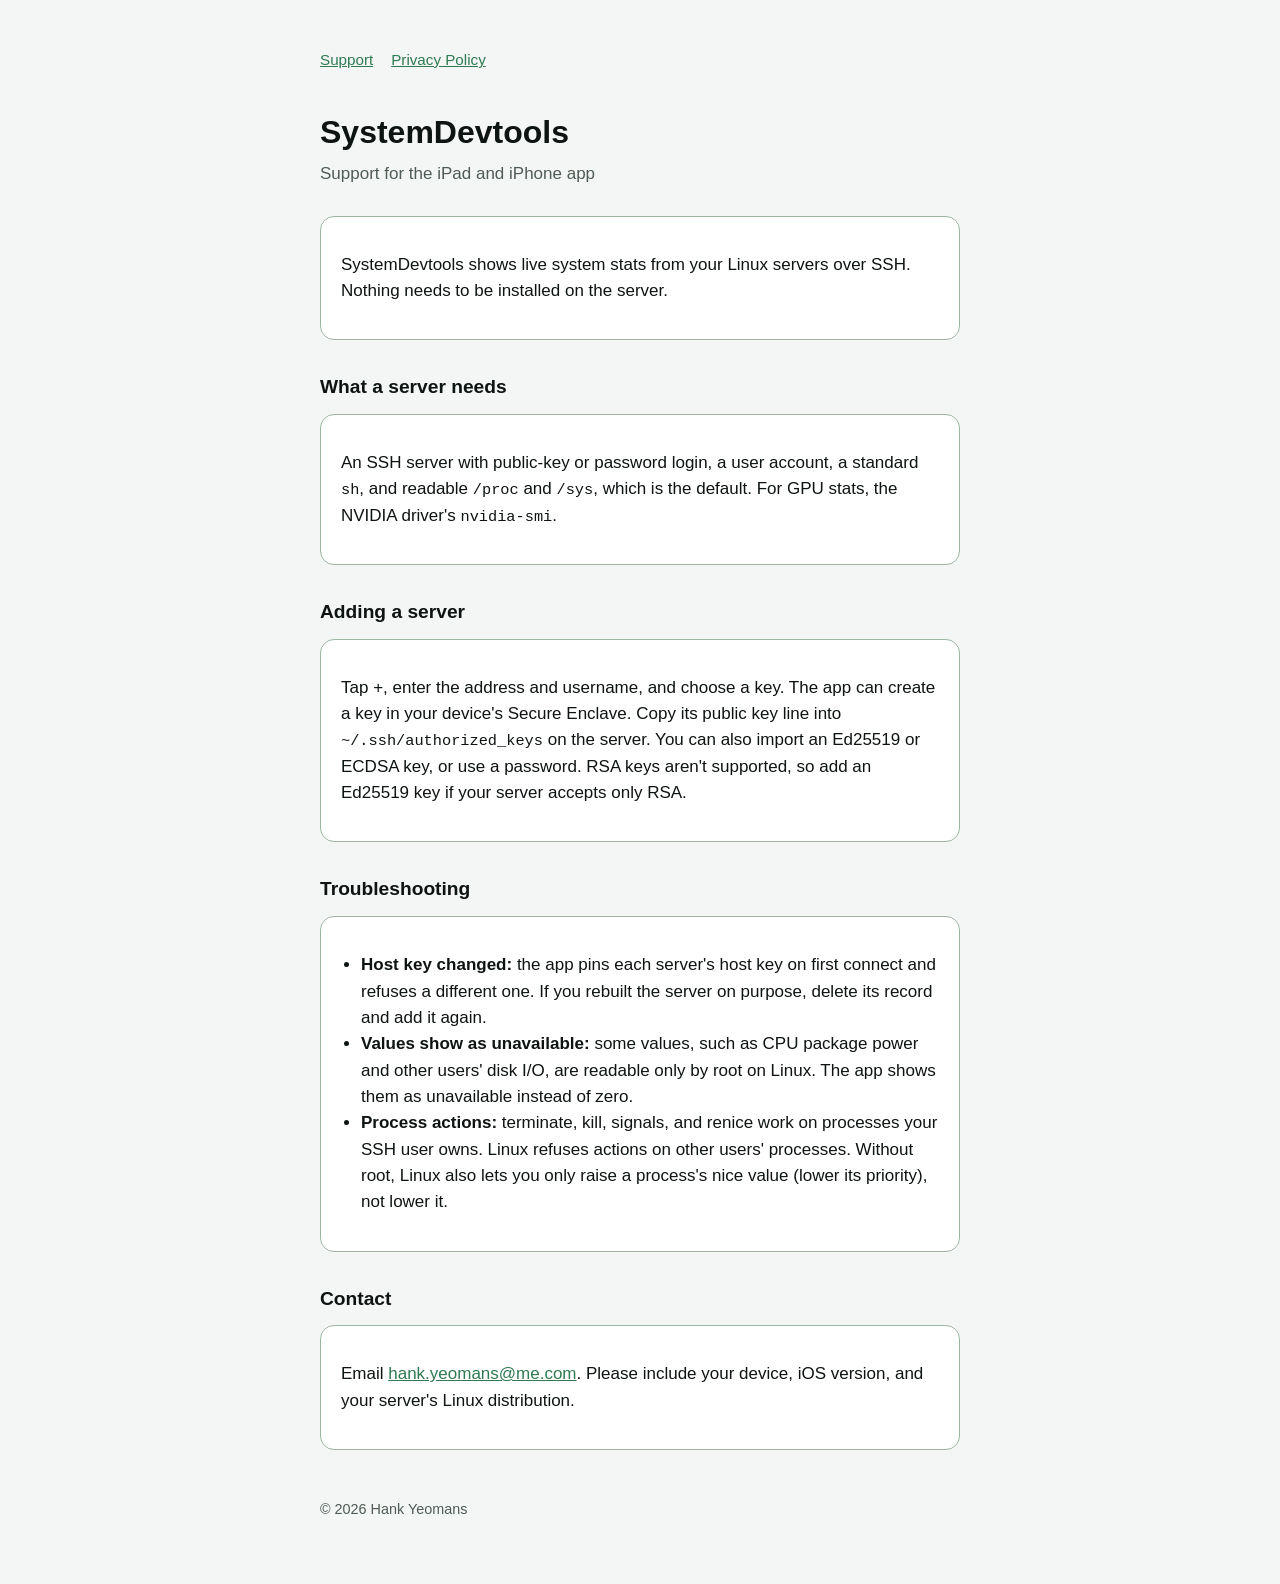
<file: index.html>
<!DOCTYPE html>
<html lang="en"><head><meta charset="utf-8"><meta name="viewport" content="width=device-width,initial-scale=1">
<title>SystemDevtools — Support</title><link rel="stylesheet" href="style.css"></head>
<body><main>
<nav><a href="./">Support</a><a href="privacy.html">Privacy Policy</a></nav>
<h1>SystemDevtools</h1>
<p class="sub">Support for the iPad and iPhone app</p>

<div class="card">
<p>SystemDevtools shows live system stats from your Linux servers over SSH. Nothing needs to be installed on the server.</p>
</div>

<h2>What a server needs</h2>
<div class="card">
<p>An SSH server with public-key or password login, a user account, a standard <code>sh</code>, and readable <code>/proc</code> and <code>/sys</code>, which is the default. For GPU stats, the NVIDIA driver's <code>nvidia-smi</code>.</p>
</div>

<h2>Adding a server</h2>
<div class="card">
<p>Tap +, enter the address and username, and choose a key. The app can create a key in your device's Secure Enclave. Copy its public key line into <code>~/.ssh/authorized_keys</code> on the server. You can also import an Ed25519 or ECDSA key, or use a password. RSA keys aren't supported, so add an Ed25519 key if your server accepts only RSA.</p>
</div>

<h2>Troubleshooting</h2>
<div class="card">
<ul>
<li><strong>Host key changed:</strong> the app pins each server's host key on first connect and refuses a different one. If you rebuilt the server on purpose, delete its record and add it again.</li>
<li><strong>Values show as unavailable:</strong> some values, such as CPU package power and other users' disk I/O, are readable only by root on Linux. The app shows them as unavailable instead of zero.</li>
<li><strong>Process actions:</strong> terminate, kill, signals, and renice work on processes your SSH user owns. Linux refuses actions on other users' processes. Without root, Linux also lets you only raise a process's nice value (lower its priority), not lower it.</li>
</ul>
</div>

<h2>Contact</h2>
<div class="card">
<p>Email <a href="mailto:hank.yeomans@me.com">hank.yeomans@me.com</a>. Please include your device, iOS version, and your server's Linux distribution.</p>
</div>

<footer>© 2026 Hank Yeomans</footer>
</main></body></html>
</file>
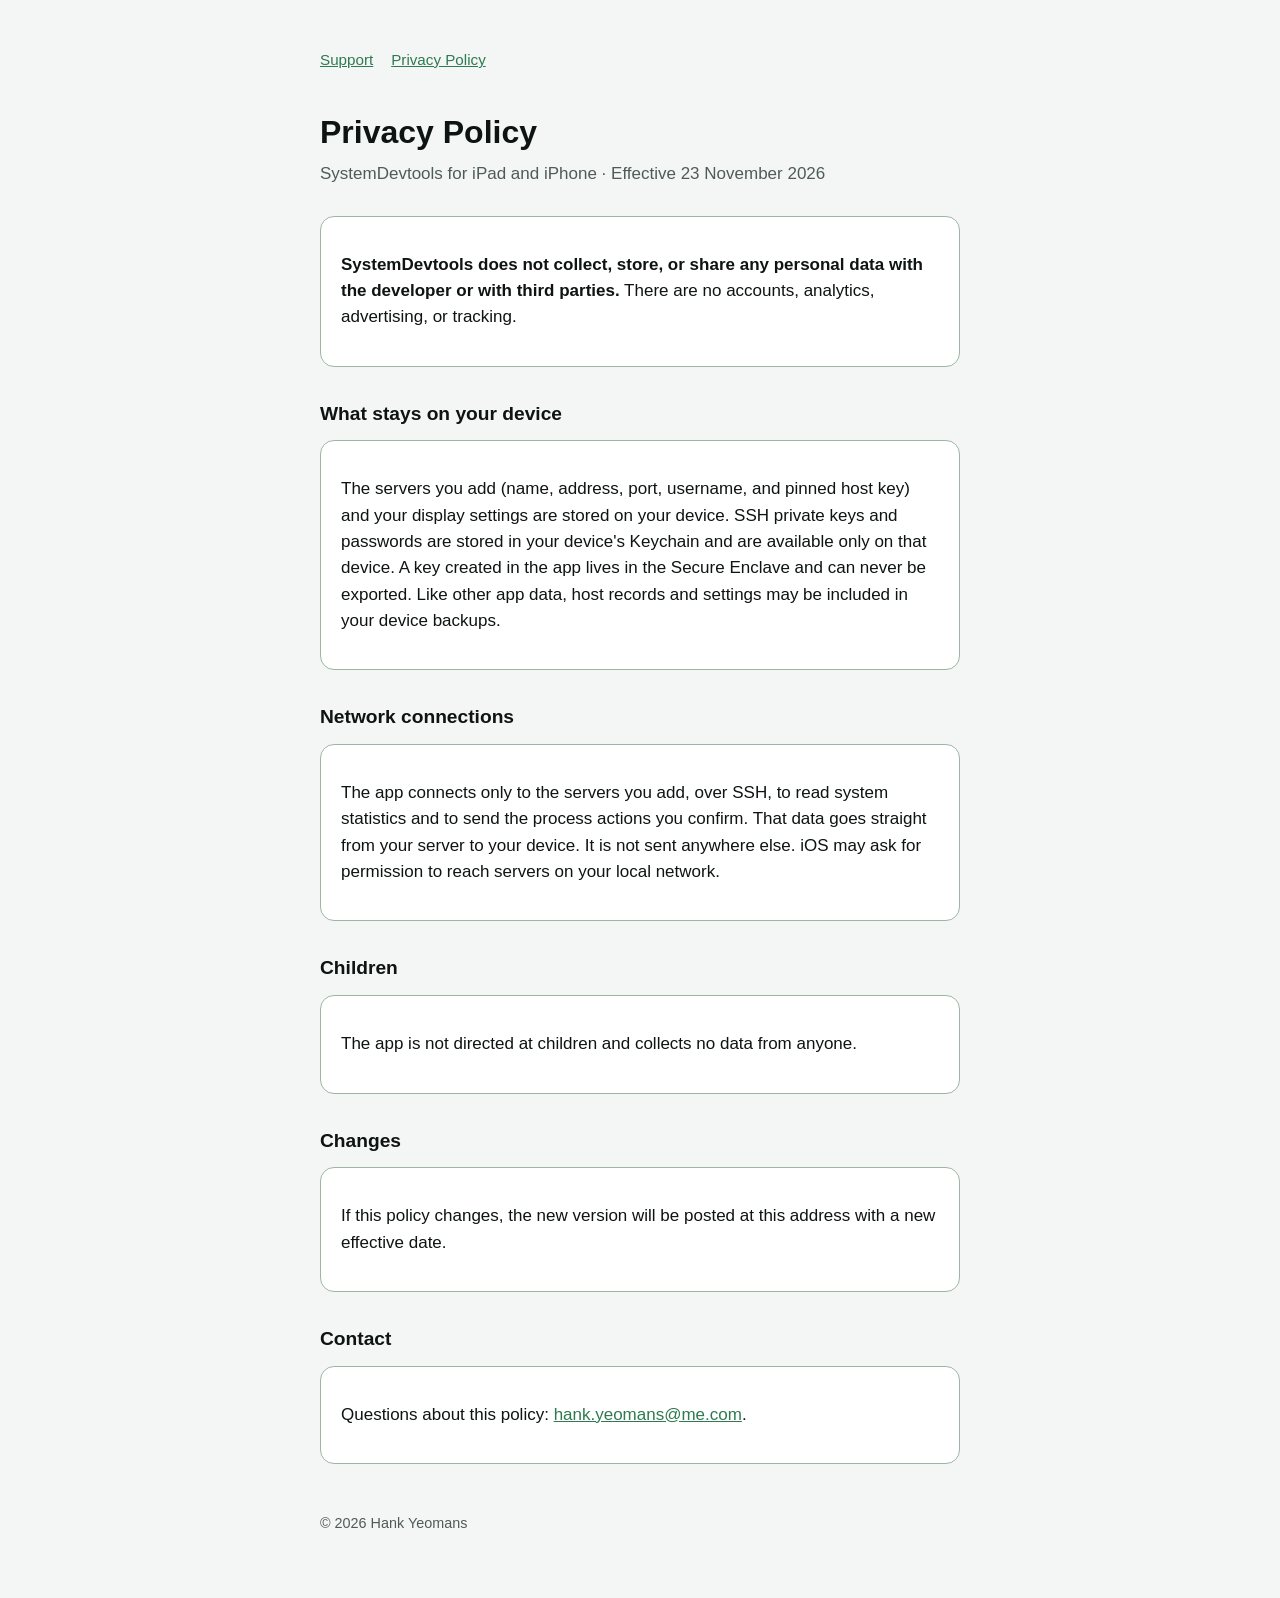
<file: privacy.html>
<!DOCTYPE html>
<html lang="en"><head><meta charset="utf-8"><meta name="viewport" content="width=device-width,initial-scale=1">
<title>SystemDevtools — Privacy Policy</title><link rel="stylesheet" href="style.css"></head>
<body><main>
<nav><a href="./">Support</a><a href="privacy.html">Privacy Policy</a></nav>
<h1>Privacy Policy</h1>
<p class="sub">SystemDevtools for iPad and iPhone · Effective 23 November 2026</p>

<div class="card">
<p><strong>SystemDevtools does not collect, store, or share any personal data with the developer or with third parties.</strong> There are no accounts, analytics, advertising, or tracking.</p>
</div>

<h2>What stays on your device</h2>
<div class="card">
<p>The servers you add (name, address, port, username, and pinned host key) and your display settings are stored on your device. SSH private keys and passwords are stored in your device's Keychain and are available only on that device. A key created in the app lives in the Secure Enclave and can never be exported. Like other app data, host records and settings may be included in your device backups.</p>
</div>

<h2>Network connections</h2>
<div class="card">
<p>The app connects only to the servers you add, over SSH, to read system statistics and to send the process actions you confirm. That data goes straight from your server to your device. It is not sent anywhere else. iOS may ask for permission to reach servers on your local network.</p>
</div>

<h2>Children</h2>
<div class="card">
<p>The app is not directed at children and collects no data from anyone.</p>
</div>

<h2>Changes</h2>
<div class="card">
<p>If this policy changes, the new version will be posted at this address with a new effective date.</p>
</div>

<h2>Contact</h2>
<div class="card">
<p>Questions about this policy: <a href="mailto:hank.yeomans@me.com">hank.yeomans@me.com</a>.</p>
</div>

<footer>© 2026 Hank Yeomans</footer>
</main></body></html>
</file>
<file: style.css>
:root{color-scheme:light dark;--bg:#000000;--fg:#e6e6e6;--muted:#9a9a9a;--accent:#77ca9b;--card:#111614;--line:#556d59}
@media (prefers-color-scheme: light){:root{--bg:#f4f6f5;--fg:#0e1411;--muted:#4f5c55;--accent:#2f7a50;--card:#ffffff;--line:#9db5a3}}
*{box-sizing:border-box}body{margin:0;background:var(--bg);color:var(--fg);font:17px/1.55 -apple-system,BlinkMacSystemFont,"SF Pro Text",Helvetica,Arial,sans-serif}
main{max-width:680px;margin:0 auto;padding:48px 20px 64px}h1{font-size:2rem;margin:0 0 4px}h2{font-size:1.2rem;margin:32px 0 8px}
.sub{color:var(--muted);margin:0 0 28px}a{color:var(--accent)}nav a{margin-right:18px}nav{margin-bottom:36px;font-size:.95rem}
.card{background:var(--card);border:1px solid var(--line);border-radius:14px;padding:18px 20px;margin:12px 0}ul{padding-left:20px}
code{font:.9em ui-monospace,SFMono-Regular,Menlo,monospace}footer{margin-top:48px;color:var(--muted);font-size:.9rem}
</file>
